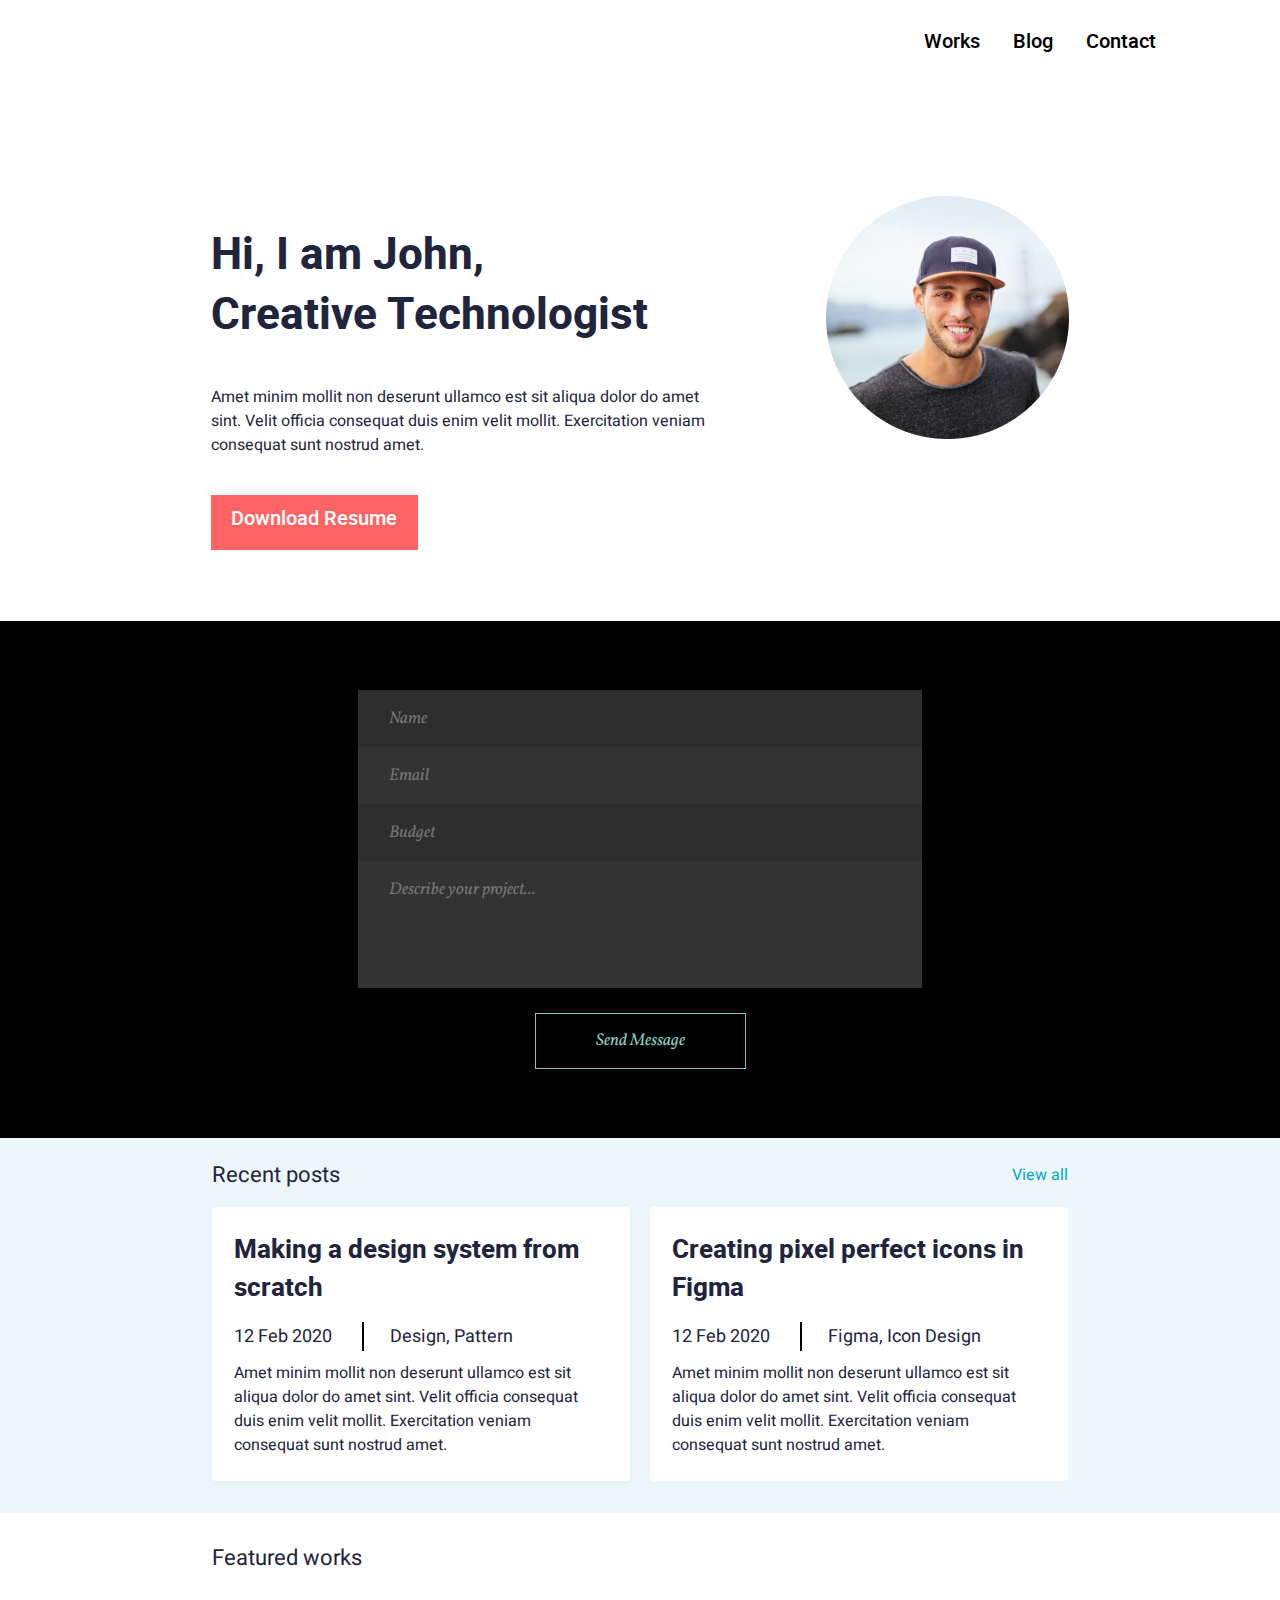
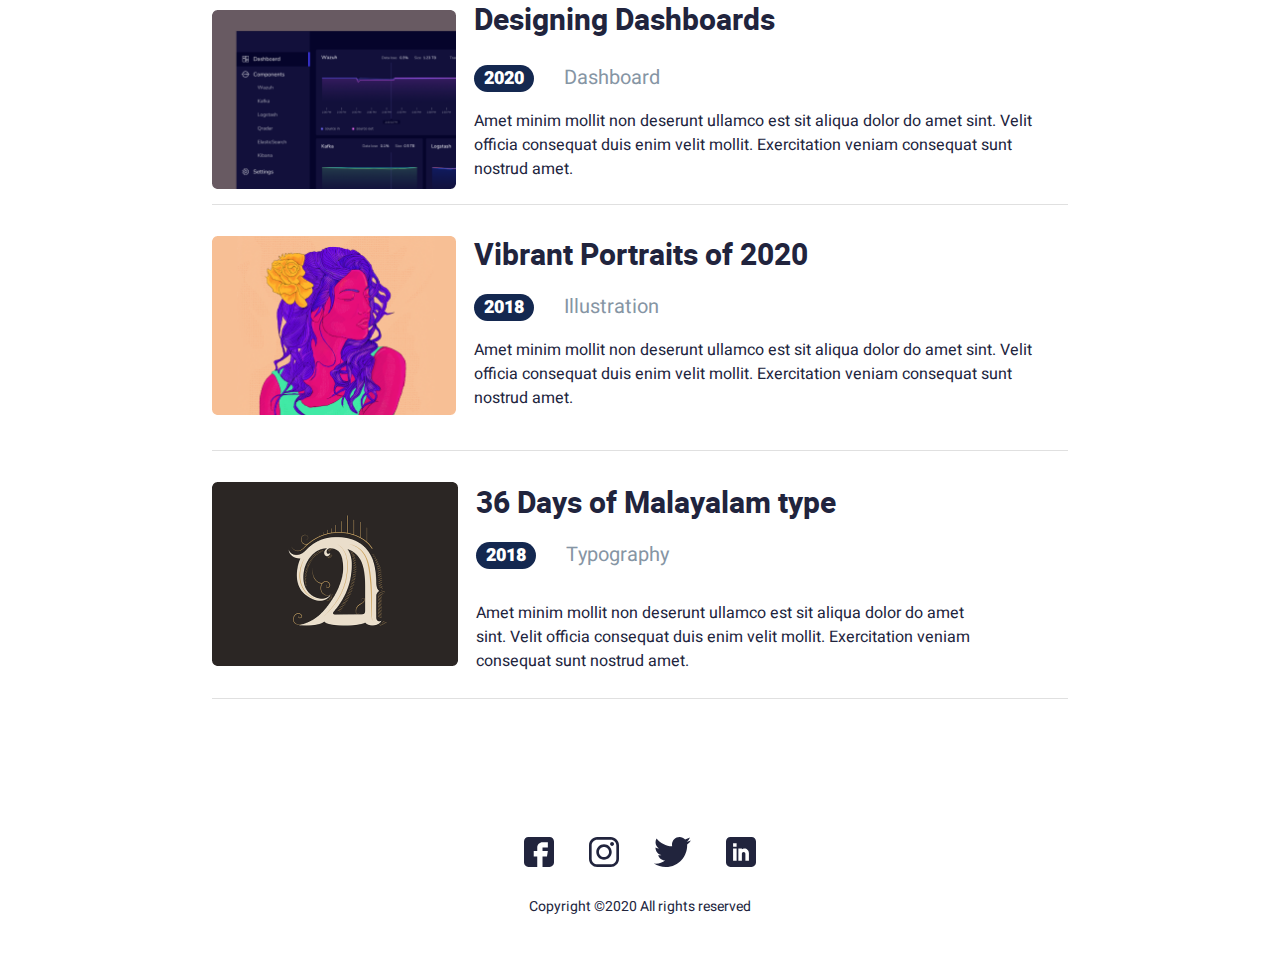
<file: index.html>
<!doctype html>
<html lang="en">
<head>
    <meta charset="UTF-8">
    <meta name="viewport"
          content="width=device-width, user-scalable=no, initial-scale=1.0, maximum-scale=1.0, minimum-scale=1.0">
    <meta http-equiv="X-UA-Compatible" content="ie=edge">
    <title>John</title>
    <link rel="stylesheet" href="css/reset.css">
    <link rel="stylesheet" href="css/normalize.css">
    <link rel="preconnect" href="https://fonts.googleapis.com">
    <link rel="preconnect" href="https://fonts.gstatic.com" crossorigin>
    <link href="https://fonts.googleapis.com/css2?family=Heebo:wght@400;900&family=Vollkorn:ital@1&display=swap" rel="stylesheet">
    <link rel="stylesheet" href="css/style.css">
</head>
<body>
<header>
    <div class="container">
        <nav>
            <ul id="navigation">
                <li>
                    <a title="Works" href="work.html">Works</a>
                </li>
                <li>
                    <a title="Blog" href="blog.html">Blog</a>
                </li>
                <li>
                    <a title="Contact" href="#">Contact </a>
                </li>
            </ul>
        </nav>
    </div>
</header>
<main>
    <!--    <section>-->
    <!--        <div style="max-width: 564px; margin: auto;">-->
    <!--            <form name="contact_form" action="#" method="post">-->
    <!--                <div>-->
    <!--                    <label for="first_name" style="display: block">First name</label>-->
    <!--                    <input type="text" name="first_name" placeholder="first_name" id="first_name"-->
    <!--                           style="width: 100%; box-sizing: border-box;">-->
    <!--                </div>-->
    <!--                <div>-->
    <!--                    <label for="i_agree">-->
    <!--                        <input type="checkbox" name="i_agree" id="i_agree" checked>-->
    <!--                        I agree...-->
    <!--                    </label>-->
    <!--                </div>-->
    <!--                <div>-->
    <!--                    <div>Gender</div>-->
    <!--                    <label for="men">-->
    <!--                        <input type="radio" name="gender" id="men" value="men">-->
    <!--                        Men-->
    <!--                    </label>-->
    <!--                    <label for="women">-->
    <!--                        <input type="radio" name="gender" id="women" value="women">-->
    <!--                        Women-->
    <!--                    </label>-->
    <!--                    <label for="other">-->
    <!--                        <input type="radio" name="gender" id="other" value="other">-->
    <!--                        Other-->
    <!--                    </label>-->
    <!--                </div>-->
    <!--                <div>-->
    <!--                    <input type="file" name="load">-->
    <!--                </div>-->
    <!--                <div>-->
    <!--                    <label for="comment" style="display: block">comment </label>-->
    <!--                    <textarea id="comment" name="comment"-->
    <!--                              style="width: 100%;box-sizing: border-box; height: 127px; resize: none;"> </textarea>-->
    <!--                </div>-->
    <!--                <div>-->
    <!--                    <label for="city">city</label>-->
    <!--                    <select id="city" name="city" style="width: 100%">-->
    <!--                        <option>Kiev</option>-->
    <!--                        <option>Dnepr</option>-->
    <!--                        <option>Odessa</option>-->
    <!--                    </select>-->
    <!--                </div>-->
    <!--                <button type="submit">send</button>-->
    <!--            </form>-->
    <!--        </div>-->
    <!--    </section>-->
    <section class="main_banner">
        <div class="sub_container">
            <article>
                <h1>
                    Hi, I am John,<br>
                    Creative Technologist
                </h1>
                <p>
                    Amet minim mollit non deserunt ullamco est sit aliqua dolor do amet sint. Velit officia consequat
                    duis enim velit mollit.
                    Exercitation veniam consequat sunt nostrud amet.
                </p>
                <a href="#">Download Resume</a>
            </article>
            <div class="main_image">
                <img src="img/Ellipse1.png" alt="face">
            </div>
        </div>
    </section>
    <section class="sub_banner">
        <div class="contacts">
            <form class="center" name="contact form" method="post" action="#">
                <div>
                    <input class="name" type="text" name="Name" placeholder="Name">
                </div>
                <div>
                    <input class="name" type="email" name="Email" placeholder="Email">
                </div>
                <div>
                    <input class="name" type="text" name="Budget" placeholder="Budget">
                </div>
                <div>
                    <textarea class="comment" name="Describe your project..."
                              placeholder="Describe your project..."></textarea>
                </div>
                <button class="link" type="submit">Send Message</button>
            </form>
        </div>
    </section>
    <section class="posts">
        <div class="container">
            <div class="recent_posts">
                <h3>Recent posts</h3>
                <a href="#">View all</a>
            </div>
            <div class="description">
                <article class="design">
                    <h4>Making a design system from scratch</h4>
                    <span>12 Feb 2020</span>
                    <span class="pattern">Design, Pattern</span>
                    <p>Amet minim mollit non deserunt ullamco est sit aliqua dolor do amet sint. Velit officia consequat duis enim velit mollit. Exercitation veniam consequat sunt nostrud amet.</p>
                </article>
                <article class="pixel">
                    <h4>Creating pixel perfect icons in Figma</h4>
                    <span>12 Feb 2020</span>
                    <span class="pattern">Figma, Icon Design</span>
                    <p>Amet minim mollit non deserunt ullamco est sit aliqua dolor do amet sint. Velit officia consequat duis enim velit mollit. Exercitation veniam consequat sunt nostrud amet.</p>
                </article>
            </div>
        </div>
    </section>
    <section class="variations">
        <div class="lastsection">
            <h2>Featured works</h2>
            <article class="dashboard">
                <div class="first_image">
                    <img src="img/Rectangle30.png" alt="picture">
                </div>
                    <div>
                    <h3>Designing Dashboards</h3>
                    <span>2020</span>
                    <span>Dashboard</span>
                    <p>Amet minim mollit non deserunt ullamco est sit aliqua dolor do amet sint. Velit officia
                        consequat duis enim velit mollit. Exercitation veniam consequat sunt nostrud amet.</p>
                </div>
            </article>
            <article class="illustration">
                <div class="second_image">
                    <img src="img/Rectangle32.png" alt="picture">
                </div>
                <div>
                    <h4>Vibrant Portraits of 2020</h4>
                    <span>2018</span>
                    <span>Illustration</span>
                    <p>Amet minim mollit non deserunt ullamco est sit aliqua dolor do amet sint. Velit officia
                        consequat duis enim velit mollit. Exercitation veniam consequat sunt nostrud amet.</p>
                </div>
            </article>
            <article class="typography">
                <div class="third_image">
                    <img src="img/Rectangle34.png" alt="picture">
                </div>
                <div>
                    <h5>36 Days of Malayalam type</h5>
                    <span>2018</span>
                    <span>Typography</span>
                    <p>Amet minim mollit non deserunt ullamco est sit aliqua dolor do amet sint. Velit officia
                        consequat duis enim velit mollit. Exercitation veniam consequat sunt nostrud amet.</p>
                </div>
            </article>
        </div>
    </section>
</main>
<footer>
    <div>
        <ul class="social_media d-flex">
            <li>
                <a title="Facebook" target="_blank" href="https://www.facebook.com/">
                    <img src="img/fb.svg" alt="facebook">
                </a>
            </li>
            <li>
                <a title="Instagram" target="_blank" href="https://www.instagram.com/">
                    <img src="img/insta.svg" alt="instagram">
                </a>
            </li>
            <li>
                <a title="Twitter" target="_blank" href="https://twitter.com/" alt="twitter">
                    <img src="img/Group.svg">
                </a>
            </li>
            <li>
                <a title="LinkedIn" target="_blank" href="https://www.linkedin.com/feed/" alt="linkedin">
                    <img src="img/Linkedin.svg">
                </a>
            </li>
        </ul>
        <div>
            <p>Copyright ©2020 All rights reserved</p>
        </div>
    </div>
</footer>
</body>
</html>
</file>
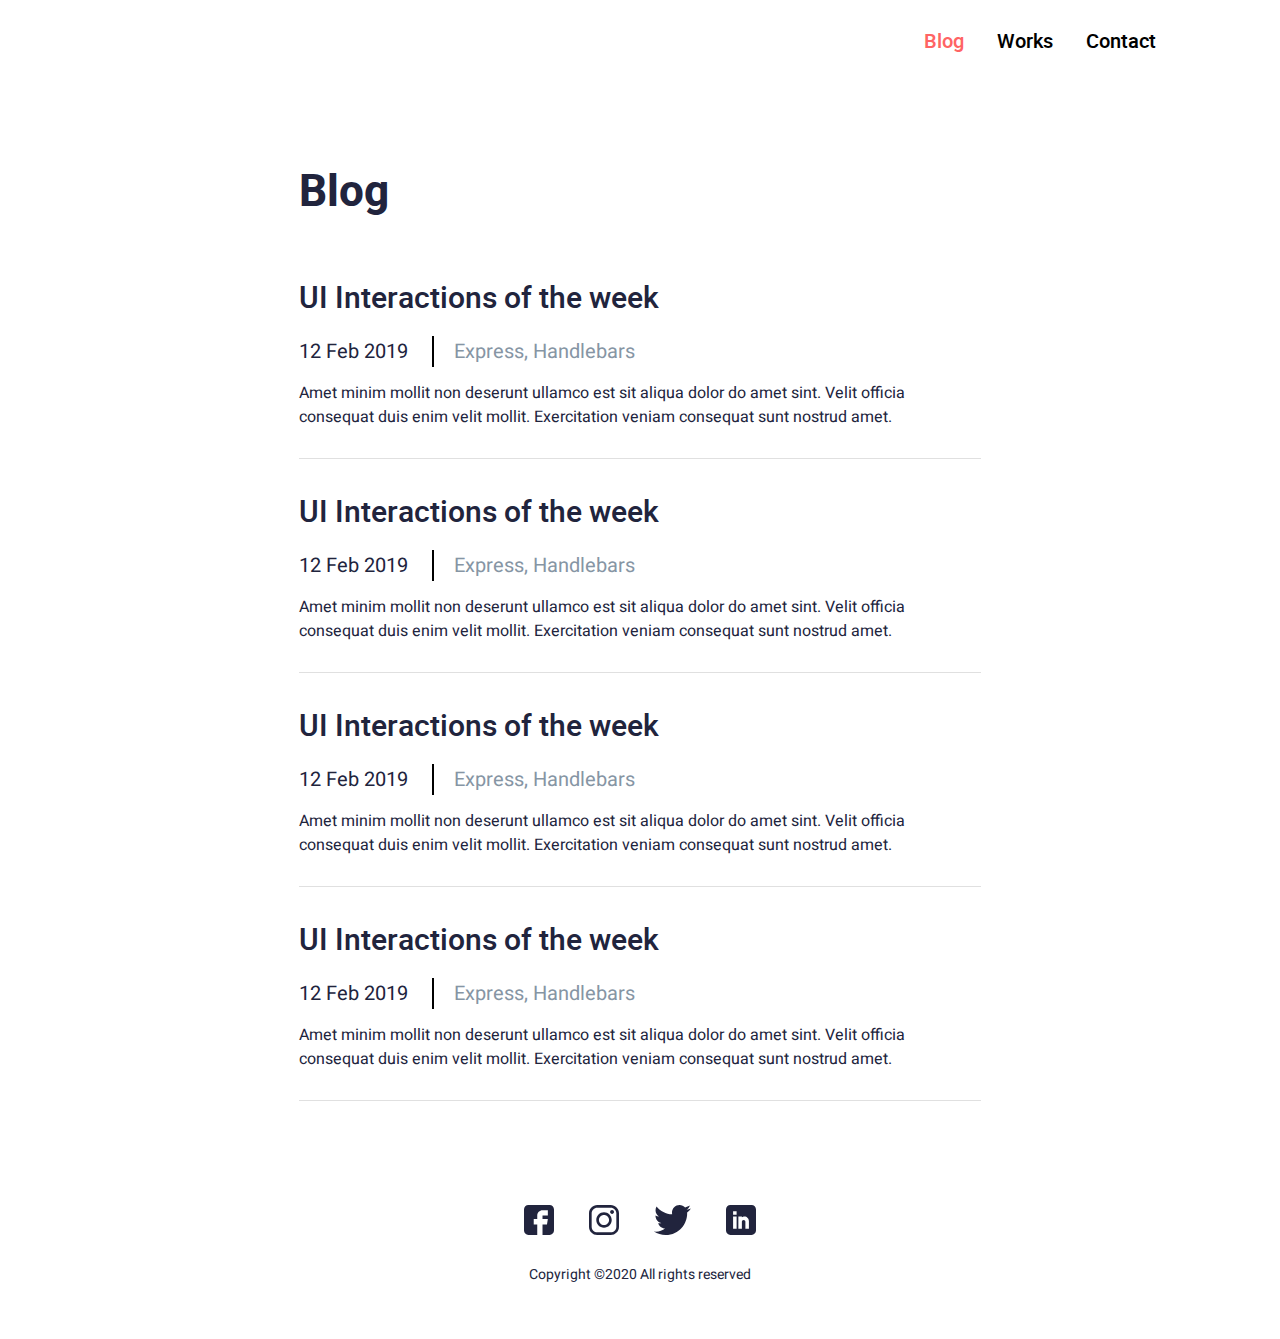
<file: blog.html>
<!doctype html>
<html lang="en">
<head>
    <meta charset="UTF-8">
    <meta name="viewport"
          content="width=device-width, user-scalable=no, initial-scale=1.0, maximum-scale=1.0, minimum-scale=1.0">
    <meta http-equiv="X-UA-Compatible" content="ie=edge">
    <title>Blog</title>
    <link rel="stylesheet" href="css/reset.css">
    <link rel="stylesheet" href="css/normalize.css">
    <link rel="preconnect" href="https://fonts.googleapis.com">
    <link rel="preconnect" href="https://fonts.gstatic.com" crossorigin>
    <link href="https://fonts.googleapis.com/css2?family=Heebo:wght@400;900&family=Vollkorn:ital@1&display=swap"
          rel="stylesheet">
    <link rel="stylesheet" href="css/style.css">
</head>
<body>
<header>
    <div class="container">
        <nav>
            <ul id="navigation">
                <li>
                    <a title="Blog" href="#" class="blog_link">Blog</a>
                </li>
                <li>
                    <a title="Works" href="work.html">Works</a>
                </li>
                <li>
                    <a title="Contact" href="#">Contact </a>
                </li>
            </ul>
        </nav>
    </div>
</header>
<main>
    <section class="blog">
        <div class="container">
            <h1>Blog</h1>
            <article class="interactions">
                <h3>UI Interactions of the week</h3>
                <span>12 Feb 2019</span>
                <span>Express, Handlebars</span>
                <p>Amet minim mollit non deserunt ullamco est sit aliqua dolor do amet sint. Velit officia consequat
                    duis
                    enim velit mollit. Exercitation veniam consequat sunt nostrud amet.</p>
            </article>
            <article class="interactions">
                <h3>UI Interactions of the week</h3>
                <span>12 Feb 2019</span>
                <span>Express, Handlebars</span>
                <p>Amet minim mollit non deserunt ullamco est sit aliqua dolor do amet sint. Velit officia consequat
                    duis
                    enim velit mollit. Exercitation veniam consequat sunt nostrud amet.</p>
            </article>
            <article class="interactions">
                <h3>UI Interactions of the week</h3>
                <span>12 Feb 2019</span>
                <span>Express, Handlebars</span>
                <p>Amet minim mollit non deserunt ullamco est sit aliqua dolor do amet sint. Velit officia consequat
                    duis
                    enim velit mollit. Exercitation veniam consequat sunt nostrud amet.</p>
            </article>
            <article class="interactions">
                <h3>UI Interactions of the week</h3>
                <span>12 Feb 2019</span>
                <span>Express, Handlebars</span>
                <p>Amet minim mollit non deserunt ullamco est sit aliqua dolor do amet sint. Velit officia consequat
                    duis
                    enim velit mollit. Exercitation veniam consequat sunt nostrud amet.</p>
            </article>
        </div>
    </section>
</main>
<footer>
    <div>
        <ul class="social_media d-flex">
            <li>
                <a title="Facebook" target="_blank" href="https://www.facebook.com/">
                    <img src="img/fb.svg" alt="facebook">
                </a>
            </li>
            <li>
                <a title="Instagram" target="_blank" href="https://www.instagram.com/">
                    <img src="img/insta.svg" alt="instagram">
                </a>
            </li>
            <li>
                <a title="Twitter" target="_blank" href="https://twitter.com/" alt="twitter">
                    <img src="img/Group.svg">
                </a>
            </li>
            <li>
                <a title="LinkedIn" target="_blank" href="https://www.linkedin.com/feed/" alt="linkedin">
                    <img src="img/Linkedin.svg">
                </a>
            </li>
        </ul>
        <div>
            <p>Copyright ©2020 All rights reserved</p>
        </div>
    </div>
</footer>
</body>
</html>
</file>
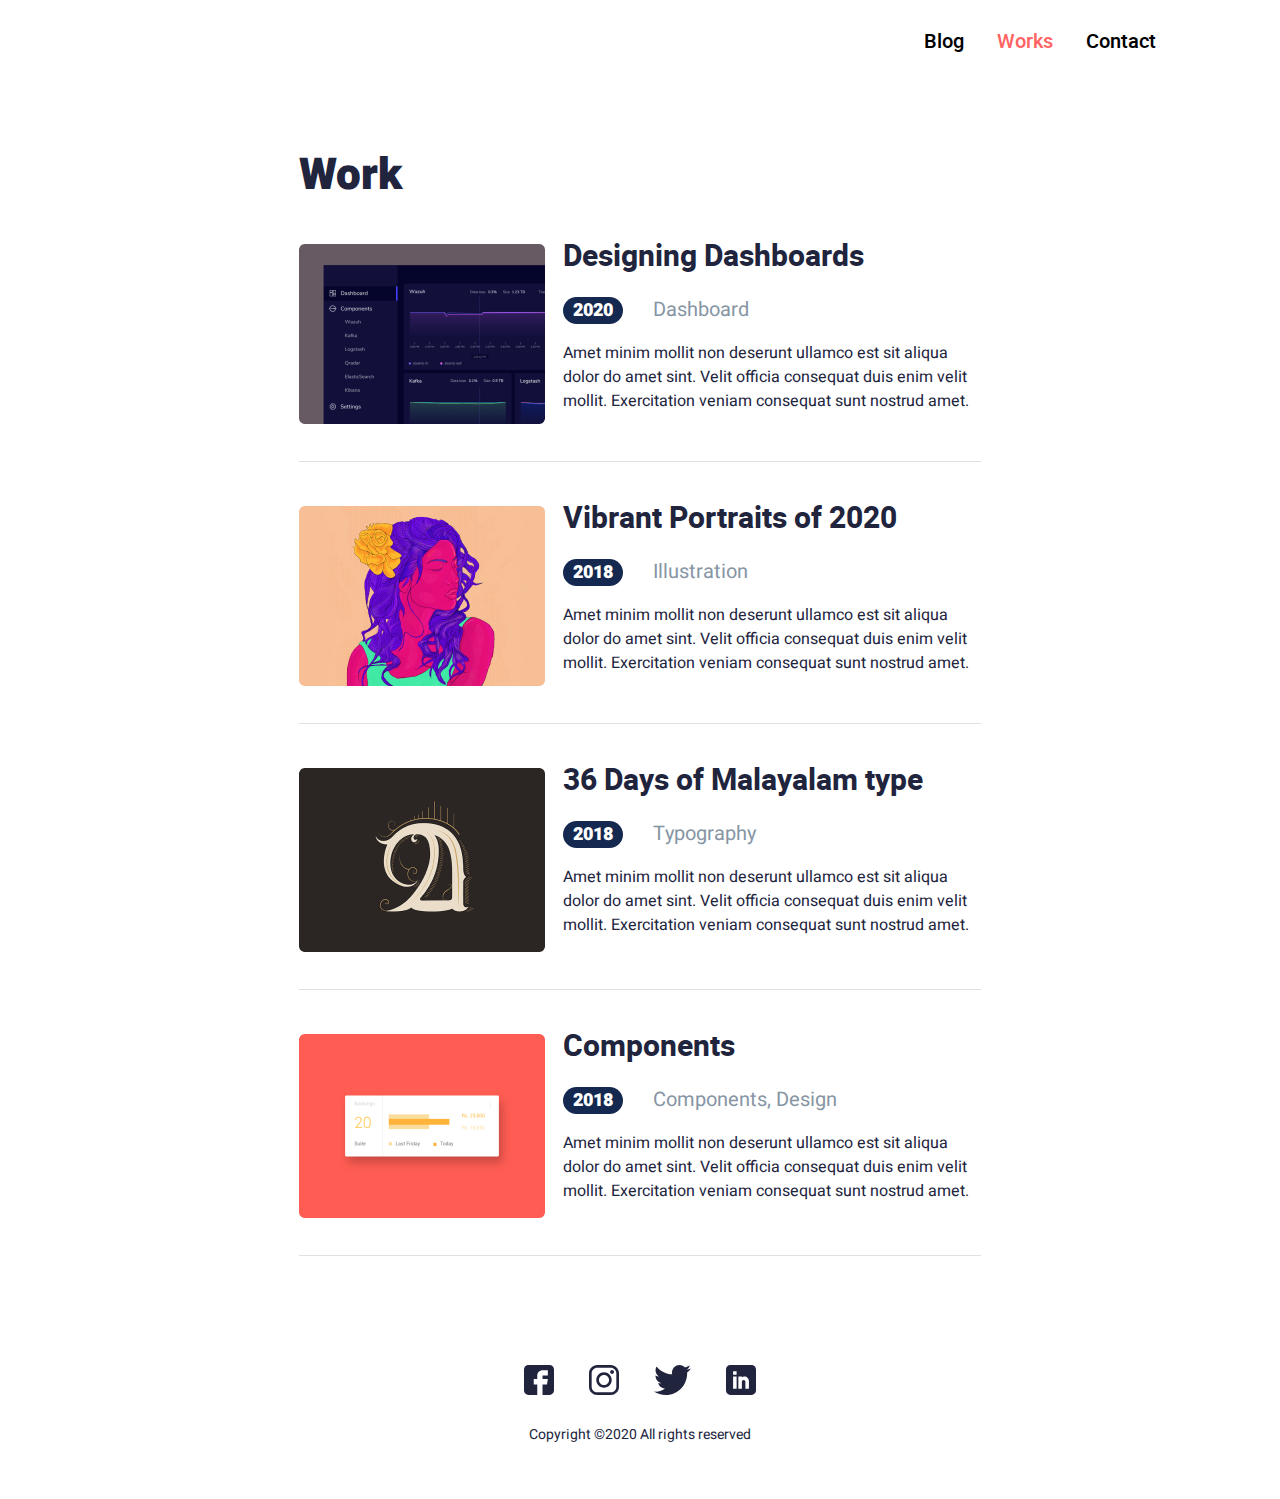
<file: work.html>
<!doctype html>
<html lang="en">
<head>
    <meta charset="UTF-8">
    <meta name="viewport"
          content="width=device-width, user-scalable=no, initial-scale=1.0, maximum-scale=1.0, minimum-scale=1.0">
    <meta http-equiv="X-UA-Compatible" content="ie=edge">
    <title>Works</title>
    <link rel="stylesheet" href="css/reset.css">
    <link rel="stylesheet" href="css/normalize.css">
    <link rel="preconnect" href="https://fonts.googleapis.com">
    <link rel="preconnect" href="https://fonts.gstatic.com" crossorigin>
    <link href="https://fonts.googleapis.com/css2?family=Heebo:wght@400;900&family=Vollkorn:ital@1&display=swap"
          rel="stylesheet">
    <link rel="stylesheet" href="css/style.css">
</head>
<body>
<header>
    <div class="container">
        <nav>
            <ul id="navigation">
                <li>
                    <a title="Blog" href="blog.html">Blog</a>
                </li>
                <li>
                    <a title="Works" class="work_link" href="work_second.html">Works</a>
                </li>
                <li>
                    <a title="Contact" href="#">Contact </a>
                </li>
            </ul>
        </nav>
    </div>
</header>
<main>
    <section class="work">
        <div class="container">
            <h1>Work</h1>
            <article class="dashboards">
                <img src="img/Rectangle30.png" alt="dashboard">
                <div>
                <h3>Designing Dashboards</h3>
                <span>2020</span>
                <span>Dashboard</span>
                <p>Amet minim mollit non deserunt ullamco est sit aliqua dolor do amet sint. Velit officia consequat
                    duis enim velit mollit. Exercitation veniam consequat sunt nostrud amet.</p>
                </div>
            </article>
            <article class="dashboards">
                <img src="img/Rectangle32.png" alt="dashboard">
                <div>
                <h3>Vibrant Portraits of 2020</h3>
                <span>2018</span>
                <span>Illustration</span>
                <p>Amet minim mollit non deserunt ullamco est sit aliqua dolor do amet sint. Velit officia consequat
                    duis enim velit mollit. Exercitation veniam consequat sunt nostrud amet.</p>
                </div>
            </article>
            <article class="dashboards">
                <img src="img/Rectangle34.png" alt="dashboard">
                <div>
                <h3>36 Days of Malayalam type</h3>
                <span>2018</span>
                <span>Typography</span>
                <p>Amet minim mollit non deserunt ullamco est sit aliqua dolor do amet sint. Velit officia consequat
                    duis enim velit mollit. Exercitation veniam consequat sunt nostrud amet.</p>
                </div>
            </article>
            <article class="dashboards">
                <img src="img/Rectangle40.png" alt="dashboard">
                <div>
                <h3>Components</h3>
                <span>2018</span>
                <span>Components, Design</span>
                <p>Amet minim mollit non deserunt ullamco est sit aliqua dolor do amet sint. Velit officia consequat
                    duis enim velit mollit. Exercitation veniam consequat sunt nostrud amet.</p>
                </div>
            </article>
        </div>
    </section>
</main>
<footer>
    <div>
        <ul class="social_media d-flex">
            <li>
                <a title="Facebook" target="_blank" href="https://www.facebook.com/">
                    <img src="img/fb.svg" alt="facebook">
                </a>
            </li>
            <li>
                <a title="Instagram" target="_blank" href="https://www.instagram.com/">
                    <img src="img/insta.svg" alt="instagram">
                </a>
            </li>
            <li>
                <a title="Twitter" target="_blank" href="https://twitter.com/" alt="twitter">
                    <img src="img/Group.svg">
                </a>
            </li>
            <li>
                <a title="LinkedIn" target="_blank" href="https://www.linkedin.com/feed/" alt="linkedin">
                    <img src="img/Linkedin.svg">
                </a>
            </li>
        </ul>
        <div>
            <p>Copyright ©2020 All rights reserved</p>
        </div>
    </div>
</footer>
</body>
</html>
</file>
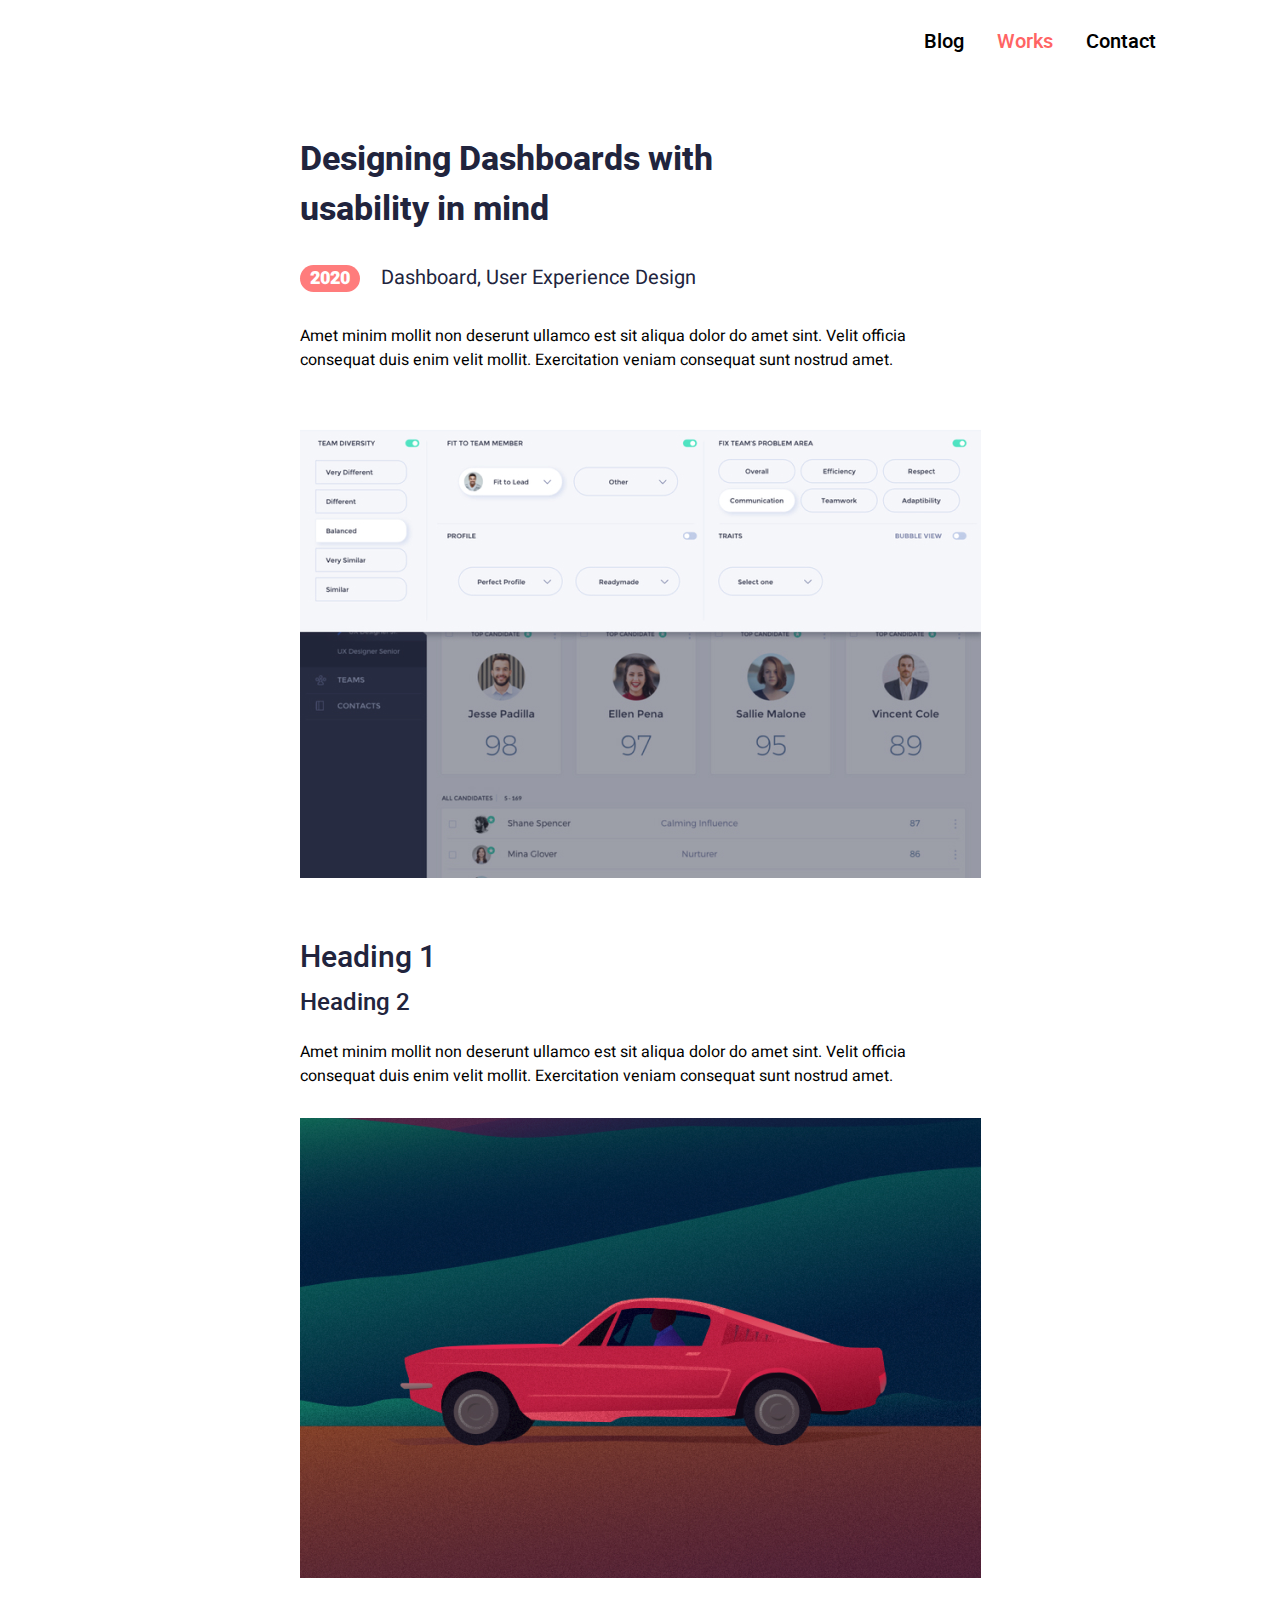
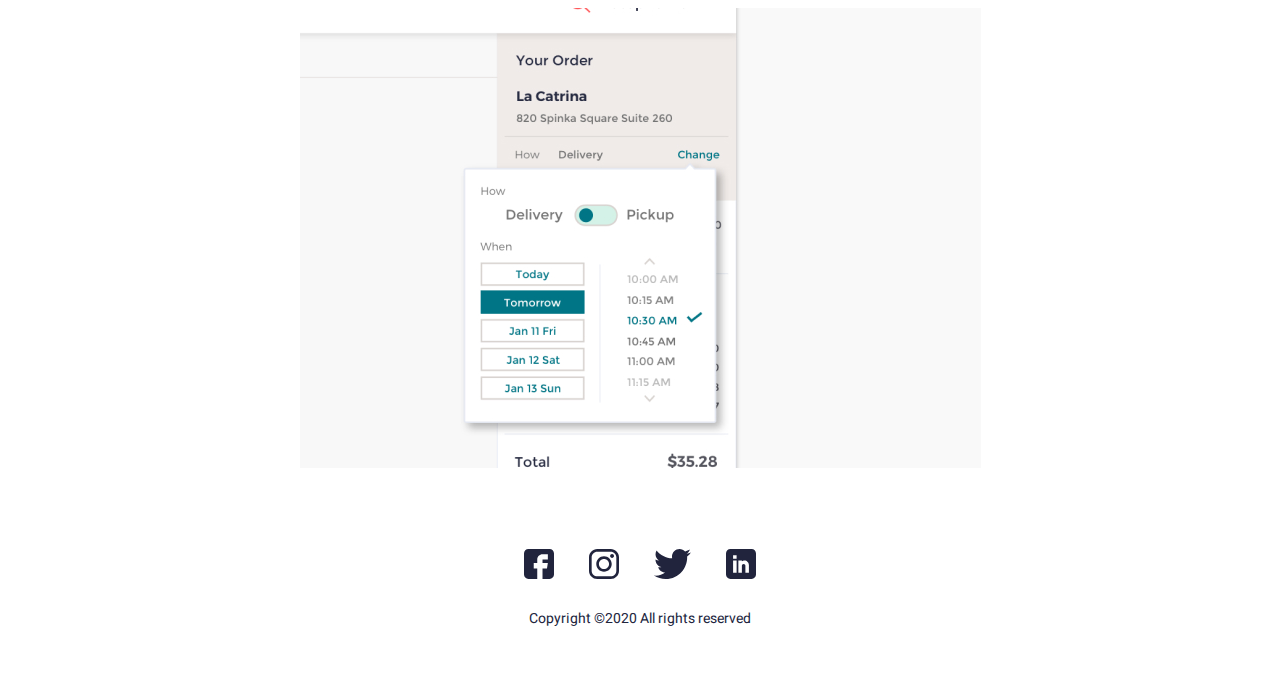
<file: work_second.html>
<!doctype html>
<html lang="en">
<head>
    <meta charset="UTF-8">
    <meta name="viewport"
          content="width=device-width, user-scalable=no, initial-scale=1.0, maximum-scale=1.0, minimum-scale=1.0">
    <meta http-equiv="X-UA-Compatible" content="ie=edge">
    <title>Works</title>
    <link rel="stylesheet" href="css/reset.css">
    <link rel="stylesheet" href="css/normalize.css">
    <link rel="preconnect" href="https://fonts.googleapis.com">
    <link rel="preconnect" href="https://fonts.gstatic.com" crossorigin>
    <link href="https://fonts.googleapis.com/css2?family=Heebo:wght@400;900&family=Vollkorn:ital@1&display=swap"
          rel="stylesheet">
    <link rel="stylesheet" href="css/style.css">
</head>
<body>
<header>
    <div class="container">
        <nav>
            <ul id="navigation">
                <li>
                    <a title="Blog" href="blog.html">Blog</a>
                </li>
                <li>
                    <a title="Works" class="work_link" href="work.html">Works</a>
                </li>
                <li>
                    <a title="Contact" href="#">Contact </a>
                </li>
            </ul>
        </nav>
    </div>
</header>
<main>
    <section class="work_second">
        <div class="container">
            <h1>Designing Dashboards with usability in mind</h1>
            <span>2020</span>
            <span>Dashboard, User Experience Design</span>
            <p>Amet minim mollit non deserunt ullamco est sit aliqua dolor do amet sint. Velit officia consequat duis
                enim velit mollit. Exercitation veniam consequat sunt nostrud amet.</p>
            <img src="img/design.jpg" alt="example">
            <h3>Heading 1</h3>
            <h4>Heading 2</h4>
            <p>Amet minim mollit non deserunt ullamco est sit aliqua dolor do amet sint. Velit officia consequat duis
                enim velit mollit. Exercitation veniam consequat sunt nostrud amet.</p>
            <img src="img/car.jpg" alt="example">
            <img src="img/delivery.jpg" alt="example">
        </div>
    </section>
</main>
<footer>
    <div>
        <ul class="social_media d-flex">
            <li>
                <a title="Facebook" target="_blank" href="https://www.facebook.com/">
                    <img src="img/fb.svg" alt="facebook">
                </a>
            </li>
            <li>
                <a title="Instagram" target="_blank" href="https://www.instagram.com/">
                    <img src="img/insta.svg" alt="instagram">
                </a>
            </li>
            <li>
                <a title="Twitter" target="_blank" href="https://twitter.com/" alt="twitter">
                    <img src="img/Group.svg">
                </a>
            </li>
            <li>
                <a title="LinkedIn" target="_blank" href="https://www.linkedin.com/feed/" alt="linkedin">
                    <img src="img/Linkedin.svg">
                </a>
            </li>
        </ul>
        <div>
            <p>Copyright ©2020 All rights reserved</p>
        </div>
    </div>
</footer>
</body>
</html>
</file>
<file: css/style.css>
@font-face {
    font-family: 'heebomedium';
    src: url('../fonts/heebo-medium-webfont.eot');
    src: url('../fonts/heebo-medium-webfont.eot?#iefix') format('embedded-opentype'),
    url('../fonts/heebo-medium-webfont.woff2') format('woff2'),
    url('../fonts/heebo-medium-webfont.woff') format('woff'),
    url('../fonts/heebo-medium-webfont.ttf') format('truetype'),
    url('../fonts/heebo-medium-webfont.svg#heebomedium') format('svg');
    font-weight: normal;
    font-style: normal
}
@font-face {
    font-family: 'heebobold';
    src: url('../fonts/heebo-bold-webfont.eot');
    src: url('../fonts/heebo-bold-webfont.eot?#iefix') format('embedded-opentype'),
    url('../fonts/heebo-bold-webfont.woff2') format('woff2'),
    url('../fonts/heebo-bold-webfont.woff') format('woff'),
    url('../fonts/heebo-bold-webfont.ttf') format('truetype'),
    url('../fonts/heebo-bold-webfont.svg#heebobold') format('svg');
    font-weight: normal;
    font-style: normal;
}
* {
    padding: 0;
    margin: 0;
}
header{
    padding-top: 27px ;
}
.container {
    max-width: 1032px;
    margin: auto;
}
#navigation{
    list-style: none;
    display: flex;
    justify-content: flex-end;
}
header nav ul li{
    margin-left: 33px
}
header nav ul li a{
    font-family: 'heebomedium';
    font-size: 20px;
    line-height: 29px;
    text-align: right;
    text-decoration: none;
    color: #000000;
}
header .blog_link{
    font-family: 'heebomedium';
    font-size: 20px;
    line-height: 29px;
    text-align: right;
    color: #FF6464;
}
header .work_link{
    font-family: 'heebomedium';
    font-size: 20px;
    line-height: 29px;
    text-align: right;
    color: #FF6464;
}

/*main section*/


.main_banner{
    padding-top: 140px;
    padding-bottom: 71px;
}
.sub_container{
    max-width: 858px;
    margin: auto;
    display: flex;
    justify-content: space-between;
}
.main_banner h1{
    font-family: 'heebobold';
    font-size: 44px;
    line-height: 60px;
    margin-bottom: 40px;
    color: #21243D;
}
.main_banner p{
    font-family: 'Heebo', sans-serif;
    font-style: normal;
    font-weight: 400;
    font-size: 16px;
    line-height: 24px;
    margin-bottom: 38px;
    color: #21243D;
}
.main_banner a{
    font-family: 'heebomedium';
    font-size: 20px;
    line-height: 29px;
    text-decoration: none;
    background-color: #FF6464;
    padding: 9px 21px 17px 20px;
    color: #FFFFFF;
    display: inline-block;
}
.main_image{
    max-width: 243px;
    margin-left: 115px;
}
.main_image img {
    width: 100%;
    display: block;
}
.main_banner article{
    max-width: 497px;
}
.d-flex{
    display: flex;
}
.justify-between{
    justify-content: space-between;
}
header nav ul li:hover{
    transform: scale(1.3);
    transition: 0.3s;
}
.main_banner a:hover{
    transform: rotate(360deg);
    transition: 0.5s;
}

/*form*/


.sub_banner{
    padding: 69px 0px;
    background-color: black;
}
.sub_banner .contacts{
    max-width: 564px;
    margin: auto;
    text-align: center;
}
.sub_banner .center div:nth-child(2) input{
    background: rgba(255, 255, 255, 0.2);
}
.sub_banner .name{
    background: rgba(255, 255, 255, 0.18);
    border: none;
    box-sizing: border-box;
    width: 100%;
    padding: 18px 31px 17px;
    font-family: 'Vollkorn', serif;
    font-style: italic;
    font-weight: 400;
    font-size: 17px;
    line-height: 22px;
    color: #FFFFFF;
}
.sub_banner .comment{
    border: none;
    margin-bottom: 22px;
    box-sizing: border-box;
    width: 100%;
    padding-top: 18px;
    padding-right: 31px;
    padding-left: 31px;
    resize: none;
    height: 127px;
    background: rgba(255, 255, 255, 0.2);
    font-family: 'Vollkorn', serif;
    font-style: italic;
    font-weight: 400;
    font-size: 17px;
    line-height: 22px;
    color: #FFFFFF;
}
.sub_banner .link{
    background: #000000;
    font-family: 'Vollkorn', serif;
    font-style: italic;
    font-weight: 400;
    font-size: 17px;
    line-height: 22px;
    text-align: center;
    color: #8BCAC3;
    padding: 16px 60px;
    border: solid 1px #7EC4BD;
}

/*footer*/


footer{
    padding-top: 51px;
    padding-bottom: 54px;
    background: #FFFFFF;
}
footer div{
    margin: auto;
}
.social_media{
    margin-bottom: 26px;
    list-style: none;
    justify-content: center;
}
footer li{
    margin-left: 17px;
    margin-right: 18px;
}
footer p{
    font-family: 'Heebo', sans-serif;
    font-style: normal;
    font-weight: 400;
    font-size: 14px;
    line-height: 21px;
    text-align: center;
    color: #21243D;
}
footer li:hover{
    transform: scale(1.3);
    transition: 0.3s;
}

/*variations*/


.variations{
    padding-top: 15px;
    padding-bottom: 4px;
}
.lastsection{
    margin: auto;
    max-width: 856px;
}
.lastsection h2{
    font-family: 'Heebo', sans-serif;
    font-style: normal;
    font-weight: 400;
    font-size: 22px;
    line-height: 60px;
    color: #21243D;
}
.lastsection article{
    display: flex;
    border-bottom: 1px solid #E0E0E0;
}
.lastsection article:last-of-type{
    margin-bottom: 83px;
}
.lastsection img{
    display: block;
    width: 100%;
}
.first_image{
    margin-bottom: 15px;
    margin-top: 22px;
    margin-right: 18px;
    max-width: 246px;
}
.dashboard div:nth-child(2){
    max-width: 594px;
}
.dashboard h3{
    font-family: 'heebobold';
    font-size: 30px;
    line-height: 44px;
    color: #21243D;
    margin-top: 11px;
    margin-bottom: 6px;
}
.dashboard span:last-of-type{
    font-family: 'Heebo', sans-serif;
    font-style: normal;
    font-weight: 400;
    font-size: 20px;
    line-height: 29px;
    color: #8695A4;
}
.dashboard span:first-of-type{
    margin-right: 26px;
    background: #142850;
    padding: 0px 10px;
    border-radius: 16px;
    font-family: 'Heebo', sans-serif;
    font-style: normal;
    font-weight: 900;
    font-size: 18px;
    line-height: 60px;
    color: #FFFFFF;
}
.dashboard p{
    font-family: 'Heebo', sans-serif;
    font-style: normal;
    font-weight: 400;
    font-size: 16px;
    line-height: 24px;
    color: #21243D;
    margin-bottom: 2px;
}
.second_image{
    margin-bottom: 35px;
    margin-top: 31px;
    margin-right: 18px;
    max-width: 246px;
}
.illustration div:nth-child(2){
    max-width: 594px;
}
.illustration h4{
    font-family: 'heebobold';
    font-size: 30px;
    line-height: 44px;
    color: #21243D;
    margin-top: 29px;
}
.illustration span:first-of-type{
    margin-top: 16px;
    background: #142850;
    padding: 0px 10px;
    border-radius: 16px;
    margin-right: 26px;
    font-family: 'Heebo', sans-serif;
    font-style: normal;
    font-weight: 900;
    font-size: 18px;
    line-height: 60px;
    color: #FFFFFF;
}
.illustration span:last-of-type{
    margin-bottom: 17px;
    margin-top: 12px;
    font-family: 'Heebo', sans-serif;
    font-style: normal;
    font-weight: 400;
    font-size: 20px;
    line-height: 29px;
    color: #8695A4;
}
.illustration p{
    font-family: 'Heebo', sans-serif;
    font-style: normal;
    font-weight: 400;
    font-size: 16px;
    line-height: 24px;
    color: #21243D;
    margin-bottom: 17px;
}
.third_image{
    margin-bottom: 32px;
    margin-top: 31px;
    margin-right: 18px;
    max-width: 246px;
}
.typography div:nth-child(2){
    max-width: 594px;
}
.typography h5{
    margin-top: 31px;
    font-family: 'heebobold';
    font-size: 30px;
    line-height: 44px;
    color: #21243D;
}
.typography span:first-of-type{
    background: #142850;
    padding: 0px 10px;
    border-radius: 16px;
    margin-right: 26px;
    font-family: 'Heebo', sans-serif;
    font-style: normal;
    font-weight: 900;
    font-size: 18px;
    line-height: 60px;
    color: #FFFFFF;
}
.typography span:last-of-type{
    font-family: 'Heebo', sans-serif;
    font-style: normal;
    font-weight: 400;
    font-size: 20px;
    line-height: 29px;
    color: #8695A4;
}
.typography p{
    font-family: 'Heebo', sans-serif;
    font-style: normal;
    font-weight: 400;
    font-size: 16px;
    line-height: 24px;
    color: #21243D;
    margin-bottom: 17px;
    margin-top: 15px;
    max-width: 507px;
}

/*recent posts*/

.posts{
    background: #EDF7FA;
    padding-bottom: 32px;
    padding-top: 7px;
}
.posts .container{
    max-width: 856px;
    margin: auto;
}
.posts .recent_posts{
    display: flex;
    justify-content: space-between;
    align-items: center;
    margin-bottom: 2px;
}
.posts .recent_posts h3{
    font-family: 'Heebo', sans-serif;
    font-weight: 400;
    font-size: 22px;
    line-height: 60px;
    color: #21243D;
}
.posts .recent_posts a{
    font-family: 'Heebo', sans-serif;
    font-weight: 400;
    font-size: 16px;
    line-height: 24px;
    color: #00A8CC;
    text-decoration: none;
}
.posts .description{
    display: flex;
    justify-content: space-between;
    flex-wrap: wrap;
}
.posts .design{
    background: #FFFFFF;
    box-shadow: 0px 4px 10px rgba(187, 225, 250, 0.25);
    border-radius: 4px;
    padding: 24px 22px;
    max-width: 418px;
    box-sizing: border-box;
}
.posts .description h4{
    margin-bottom: 17px;
    font-family: 'heebobold';
    font-size: 26px;
    line-height: 38px;
    color: #21243D;
}
.posts .description span{
    font-family: 'Heebo', sans-serif;
    font-weight: 400;
    font-size: 18px;
    line-height: 26px;
    color: #21243D;
}
.posts .pattern::before{
    content: "";
    width: 0px;
    height: 21px;
    border: 1px solid #000000;
    margin-right: 26px;
    margin-left: 26px;
}
.posts .description p{
    font-family: 'Heebo', sans-serif;
    font-weight: 400;
    font-size: 16px;
    line-height: 24px;
    color: #21243D;
    margin-top: 11px;
}
.posts .pixel{
    background: #FFFFFF;
    border-radius: 4px;
    padding: 24px 22px;
    max-width: 418px;
    box-sizing: border-box;
}

/*second page "blog"*/


.blog{
    padding-top: 106px;
    padding-bottom: 53px;
}
.blog .container{
    max-width: 682px;
    margin: auto;
}
.blog .container h1{
    font-family: 'heebobold';
    font-size: 44px;
    line-height: 60px;
    color: #21243D;
    margin-bottom: 23px;
    margin-top: 0;
}
.blog .interactions{
    width: 100%;
    margin: auto;
    border-bottom: 1px solid #E0E0E0;
    padding-bottom: 29px;
    padding-top: 32px;
}
.blog .container h3{
    font-family: 'heebomedium';
    font-size: 30px;
    line-height: 44px;
    color: #21243D;
    margin-bottom: 16px;
}
.blog .container span{
    font-family: 'Heebo', sans-serif;
    font-weight: 400;
    font-size: 20px;
    line-height: 29px;
    color: #21243D;
}
.blog .container span:last-of-type{
    font-family: 'Heebo', sans-serif;
    font-weight: 400;
    font-size: 20px;
    line-height: 29px;
    color: #8695A4;
}
.blog .container span:last-of-type:before{
    content: "";
    width: 0;
    height: 21px;
    border: 1px solid #000000;
    margin-right: 20px;
    margin-left: 20px;
}
.blog .container p{
    font-family: 'Heebo', sans-serif;
    font-weight: 400;
    font-size: 16px;
    line-height: 24px;
    color: #21243D;
    margin-top: 15px;
}

/*third page "work"*/


.work{
    padding-top: 90px;
    padding-bottom: 58px;
}
.work .container{
    max-width: 682px;
    margin: auto;
}
.work .container h1{
    font-family: 'Heebo', sans-serif;
    font-weight: 900;
    font-size: 44px;
    line-height: 60px;
    color: #21243D;
    margin-top: 0;
}
.work article{
    width: 100%;
    display: flex;
    padding-bottom: 37px;
    margin-top: 35px;
    border-bottom: 1px solid #E0E0E0;
    box-sizing: border-box;
}
.work article:first-of-type{
    margin-top: 0;
}
.work img{
    margin-right: 18px;
    margin-top: 9px;
}
.work .container h3{
    font-family: 'heebobold';
    font-weight: 700;
    font-size: 30px;
    line-height: 44px;
    color: #21243D;
    margin-bottom: 2px;
}
.work .dashboards span:first-of-type{
    width: 62px;
    height: 25px;
    background: #142850;
    border-radius: 16px;
    padding: 0 10px;
    font-family: 'Heebo', sans-serif;
    font-weight: 900;
    font-size: 18px;
    line-height: 60px;
    color: #FFFFFF;
    margin-bottom: 2px;
    margin-right: 26px;
}
.work .dashboards span:last-of-type{
    font-family: 'Heebo', sans-serif;
    font-weight: 400;
    font-size: 20px;
    line-height: 29px;
    color: #8695A4;
}
.work .dashboards p{
    font-family: 'Heebo', sans-serif;
    font-weight: 400;
    font-size: 16px;
    line-height: 24px;
    color: #21243D;
}

/*fourth page "work"*/

.work_second{
    padding-top: 78px;
}
.work_second .container{
    max-width: 681px;
    margin: auto;
}
.work_second .container h1{
    font-family: 'heebobold';
    font-weight: 700;
    font-size: 34px;
    line-height: 50px;
    color: #21243D;
    max-width: 506px;
    margin-top: 0;
    margin-bottom: 15px;
}
.work_second .container span:first-of-type{
    width: 42px;
    height: 25px;
    font-family: 'Heebo', sans-serif;
    font-weight: 900;
    font-size: 18px;
    line-height: 60px;
    color: #FFFFFF;
    background: #FF7C7C;
    border-radius: 16px;
    padding: 0 10px;
    margin-right: 17px;
}
.work_second .container span:last-of-type{
    font-family: 'Heebo', sans-serif;
    font-weight: 400;
    font-size: 20px;
    line-height: 29px;
    color: #21243D;
}
.work_second .container p:first-of-type{
    font-family: 'Heebo', sans-serif;
    font-weight: 400;
    font-size: 16px;
    line-height: 24px;
    color: #000000;
    margin-bottom: 46px;
    margin-top: 15px;
}
.work_second .container img{
    margin-bottom: 27px;
}
.work_second .container h3{
    font-family: 'heebomedium';
    font-weight: 500;
    font-size: 30px;
    line-height: 45px;
    color: #21243D;
    margin-top: 27px;
    margin-bottom: 0;
}
.work_second .container h4{
    font-family: 'heebomedium';
    font-weight: 500;
    font-size: 24px;
    line-height: 45px;
    color: #21243D;
    margin-top: 0;
}
.work_second .container p:last-of-type{
    font-family: 'Heebo', sans-serif;
    font-weight: 400;
    font-size: 16px;
    line-height: 24px;
    color: #000000;
    margin-bottom: 30px;
    margin-top: 15px;
}
</file>
